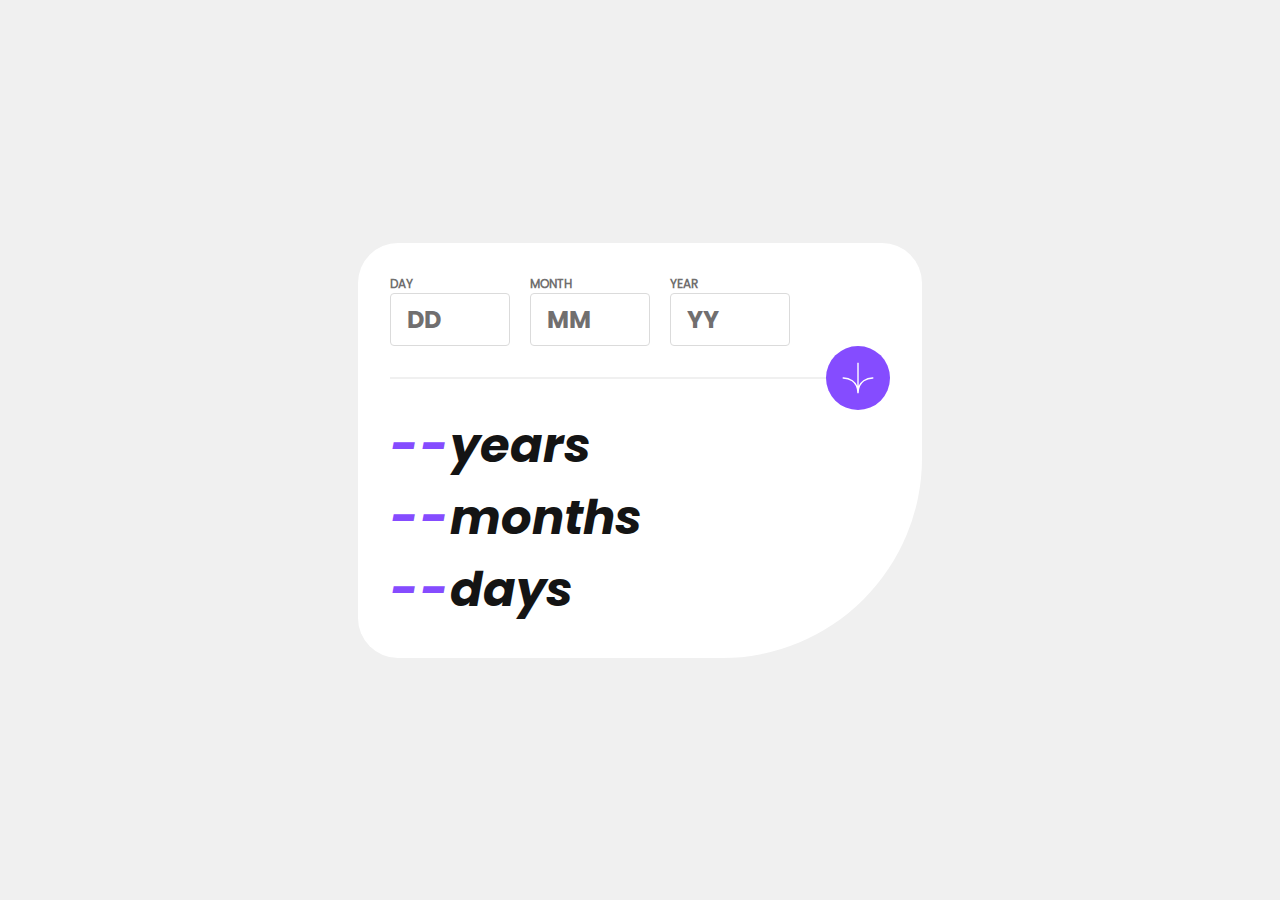
<file: age-calculator-app-main/index.html>
<!DOCTYPE html>
<html lang="en">
  <head>
    <meta charset="UTF-8" />
    <meta name="viewport" content="width=device-width, initial-scale=1.0" />
    <!-- displays site properly based on user's device -->

    <link
      rel="icon"
      type="image/png"
      sizes="32x32"
      href="./assets/images/favicon-32x32.png"
    />

    <title>Frontend Mentor | Age calculator app</title>

    <link rel="stylesheet" href="style.css" />
  </head>
  <body>
    <div class="container">
      <form action="">
        <div class="day">
          <label for="day">Day</label>
          <input type="number" name="day" id="day" placeholder="DD"/>
        </div>
        <div class="month">
          <label for="month">Month</label>
          <input type="number" name="month" id="month" placeholder="MM" />
        </div>
        <div class="year">
          <label for="year">Year</label>
          <input type="number" name="year" id="year" placeholder="YY" />
        </div>
        <div class="btn">
          <div class="line"></div>
          <div class="img">
            <img src="assets/images/icon-arrow.svg" alt="icon-arrow" />
          </div>
        </div>
      </form>
      <div class="display">
        <div class="years"><span>--</span>years</div>
        <div class="months"><span>--</span>months</div>
        <div class="days"><span>--</span>days</div>
      </div>
    </div>
  </body>
  <script src="script.js"></script>
</html>
</file>
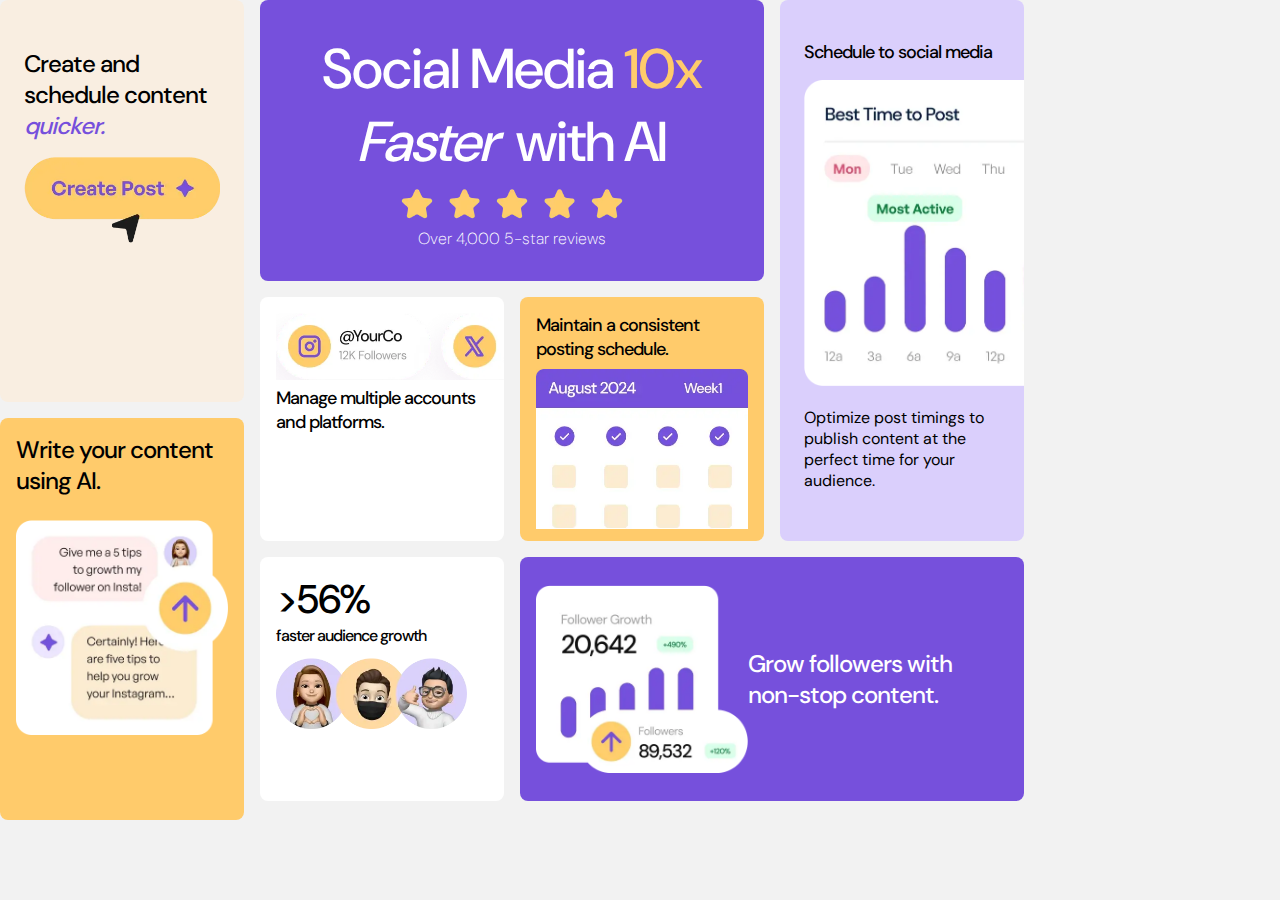
<file: bento-grid-main/index.html>
<!DOCTYPE html>
<html lang="en">
  <head>
    <meta charset="UTF-8" />
    <meta name="viewport" content="width=device-width, initial-scale=1.0" />
    <title>Bento Grid Layout</title>
    <link rel="stylesheet" href="style.css" />
  </head>

  <body>
    <main>
      <div class="grid-container">
        <div class="item-container item-container7">
          <div class="item-container item-container5">
            <div class="item-container item-container3">
              <div class="item-container item-container2">
                <div class="item-container item-container1">
                  <div class="item item1">
                    <img
                      src="assets/images/illustration-multiple-platforms.webp"
                      alt="Manage multiple accounts"
                    />
                    <p>Manage multiple accounts and platforms.</p>
                  </div>

                  <div class="item item2">
                    <p>Maintain a consistent posting schedule.</p>
                    <img
                      src="assets/images/illustration-consistent-schedule.webp"
                      alt="Consistent posting schedule"
                    />
                  </div>
                </div>

                <div class="item item3">
                  <p>
                    Social Media <span class="highlight">10x</span>
                    <i>Faster&nbsp;</i> with AI
                  </p>
                  <img
                    src="assets/images/illustration-five-stars.webp"
                    alt="illustration-five-stars"
                  />
                  <p class="sub">Over 4,000 5-star reviews</p>
                </div>
              </div>

              <div class="item item4">
                <p>Schedule to social media</p>
                <img
                  src="assets/images/illustration-schedule-posts.webp"
                  alt="illustration-schedule-posts"
                />
                <p class="sub">
                  Optimize post timings to publish content at the perfect time
                  for your audience.
                </p>
              </div>
            </div>

            <div class="item-container item-container4">
              <div class="item item5">
                <p>>56%</p>
                <p class="sub">faster audience growth</p>
                <img
                  src="assets/images/illustration-audience-growth.webp"
                  alt="illustration-audience-growth"
                />
              </div>

              <div class="item item6">
                <img
                  src="assets/images/illustration-grow-followers.webp"
                  alt="illustration-grow-followers"
                />
                <p>Grow followers with non-stop content.</p>
              </div>
            </div>
          </div>

          <div class="item item7">
            <p>
              Create and schedule content
              <span class="highlight">quicker.</span>
            </p>
            <img
              src="assets/images/illustration-create-post.webp"
              alt="illustration-create-post"
            />
          </div>

          <div class="item item8">
            <p>Write your content using AI.</p>
            <img
              src="assets/images/illustration-ai-content.webp"
              alt="illustration-ai-content"
            />
          </div>
        </div>
      </div>
    </main>
  </body>
</html>
</file>
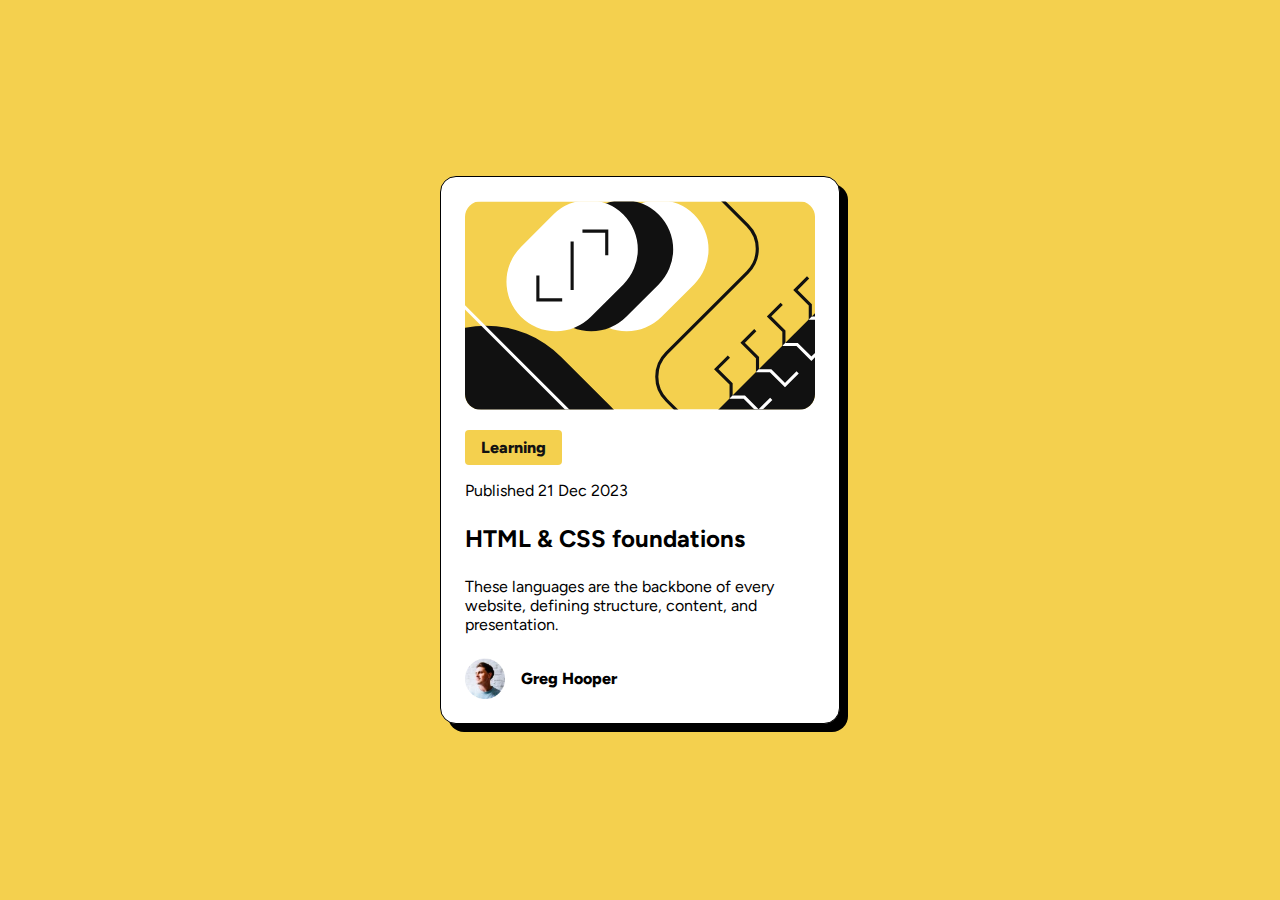
<file: blog-preview-card-main/index.html>
<!DOCTYPE html>
<html lang="en">
<head>
  <meta charset="UTF-8">
  <meta name="viewport" content="width=device-width, initial-scale=1.0"> <!-- displays site properly based on user's device -->

  <link rel="icon" type="image/png" sizes="32x32" href="./assets/images/favicon-32x32.png">
  
  <title>Frontend Mentor | Blog preview card</title>
  <link rel="stylesheet" href="style.css">
</head>
<body>
  <main>
    <div>
      <img src="assets/images/illustration-article.svg" alt="illustration-article">
      <p class="category">Learning</p>
      <p class="time">Published 21 Dec 2023</p>
    
      <h1>HTML & CSS foundations</h1>
    
      <p>These languages are the backbone of every website, defining structure, content, and presentation.</p>
    
      <div class="author">
        <img src="assets/images/image-avatar.webp" alt="image-avatar">
        <span>Greg Hooper</span>
      </div>
    </div>
  </main>
</body>
</html>
</file>
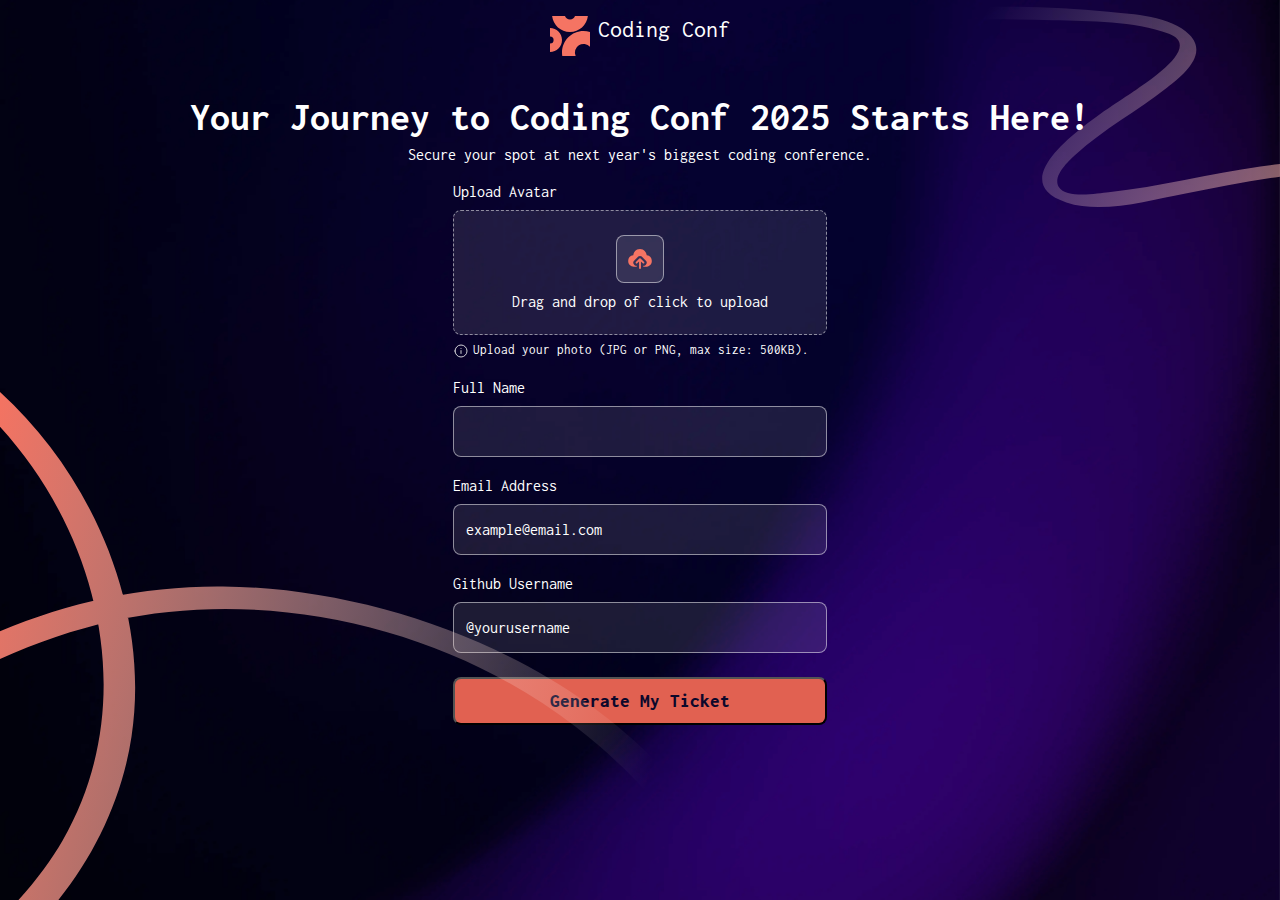
<file: conference-ticket-generator-main/index.html>
<!DOCTYPE html>
<html lang="en">

<head>
  <meta charset="UTF-8">
  <meta name="viewport" content="width=device-width, initial-scale=1.0">
  <link rel="icon" type="image/png" sizes="32x32" href="./assets/images/favicon-32x32.png">
  <title>Frontend Mentor | Conference ticket generator</title>
  <link rel="stylesheet" href="style.css">
</head>

<body>
  <div class="overlay overlay-top"></div>
  <div class="overlay overlay-bottom"></div>
  <header>
    <div class="logo-container" id="logo-container">
      <svg class="logo-svg" xmlns="http://www.w3.org/2000/svg" width="40" height="40" fill="none" viewBox="0 0 40 40">
        <path fill="#F57463"
          d="M0 36c6.628 0 12-5.373 12-12S6.628 12 0 12v8.4a3.6 3.6 0 1 1 0 7.2V36ZM40 16c-2.05-.65-4.234-1-6.5-1C21.626 15 12 24.626 12 36.5c0 1.192.097 2.361.283 3.5h13.36A8.6 8.6 0 0 1 40 30.869V16ZM2.11 0C3.103 9 10.734 16 20 16S36.895 9 37.89 0H25.017a5.402 5.402 0 0 1-10.035 0H2.11Z" />
      </svg>
      <span class="logo-name">Coding Conf</span>
    </div>
  </header>

  <main>
    <section class="introduction">
      <div class="intro-container">
        <h2 class="intro-heading">Your Journey to Coding Conf 2025 Starts Here!</h2>
        <p class="intro-paragraph">Secure your spot at next year's biggest coding conference.</p>
      </div>
    </section>

    <section class="form">
      <form>
        <label for="avatar">Upload Avatar</label>
        <div class="file-upload">
          <input type="file" name="avatar" id="avatar" accept="image/png, image/gif, image/jpeg" hidden>
          <div class="img-preview">
            <svg class="avatar-svg" xmlns="http://www.w3.org/2000/svg" width="30" height="30" fill="none" viewBox="0 0 30 30">
              <path fill="#F57463" fill-rule="evenodd"
                d="M21.894 11.252a.264.264 0 0 1-.229-.225c-.368-2.634-2.51-5.924-6.663-5.924-4.465 0-6.3 3.636-6.657 5.928a.264.264 0 0 1-.228.22c-2.95.362-4.945 2.622-4.945 5.729a5.802 5.802 0 0 0 3.423 5.277 6.274 6.274 0 0 0 2.305.468h2.528a.45.45 0 0 0 .45-.45c0-.267-.233-.472-.5-.484a3.077 3.077 0 0 1-2.049-.9 3.123 3.123 0 0 1 0-4.418l3.461-3.462c.147-.146.307-.277.479-.392.076-.05.158-.085.236-.129.1-.054.196-.114.301-.158.1-.04.206-.065.308-.096.092-.027.181-.062.276-.081.191-.039.384-.056.578-.059.011 0 .022-.004.034-.004.01 0 .018.003.027.004.196.002.391.02.584.059.094.019.18.053.271.08.105.031.211.055.313.098.1.042.193.098.288.15.084.046.17.083.25.137.154.103.295.221.428.349.016.014.034.024.049.039l3.463 3.463a3.124 3.124 0 0 1 0 4.42c-.558.56-1.284.86-2.05.897-.266.013-.497.219-.497.486 0 .249.202.451.451.451h2.512c.435 0 1.314-.06 2.344-.473a5.794 5.794 0 0 0 3.394-5.272c0-3.104-1.991-5.363-4.935-5.728Z"
                clip-rule="evenodd" />
              <path fill="#F57463" fill-rule="evenodd"
                d="M18.464 19.62a.936.936 0 0 0 .663-1.6l-3.464-3.464a.938.938 0 0 0-.664-.275l-.014.002a.932.932 0 0 0-.65.274l-3.462 3.462a.936.936 0 1 0 1.326 1.325l1.864-1.862v6.479a.937.937 0 1 0 1.875 0v-6.48l1.864 1.863a.93.93 0 0 0 .662.275Z"
                clip-rule="evenodd" />
            </svg>
          </div>
          <p class="notes">Drag and drop of click to upload</p>
        </div>
        <div class="info">
          <svg class="info-svg" xmlns="http://www.w3.org/2000/svg" width="16" height="16" fill="none" viewBox="0 0 16 16">
            <path class="circle" stroke="#D1D0D5" stroke-linecap="round" stroke-linejoin="round"
              d="M2 8a6 6 0 1 0 12 0A6 6 0 0 0 2 8Z" />
            <path class="line-vertical" fill="#D1D0D5" d="M8.004 10.462V7.596ZM8 5.57v-.042Z" />
            <path class="dot" stroke="#D1D0D5" stroke-linecap="round" stroke-linejoin="round"
              d="M8.004 10.462V7.596M8 5.569v-.042" />
          </svg>
          <p class="info-text info-avatar">Upload your photo (JPG or PNG, max size: 500KB).</p>
        </div>

        <label for="full-name">Full Name</label>
        <input type="text" name="full-name" id="full-name">

        <label for="email-address">Email Address</label>
        <input type="email" name="email-address" id="email-address" placeholder="example@email.com">

        <label for="github-username">Github Username</label>
        <input type="text" name="github-username" id="github-username" placeholder="@yourusername">

        <button class="btn" type="submit">Generate My Ticket</button>
      </form>
    </section>
  </main>
</body>
<script src="scripts.js"></script>

</html>
</file>
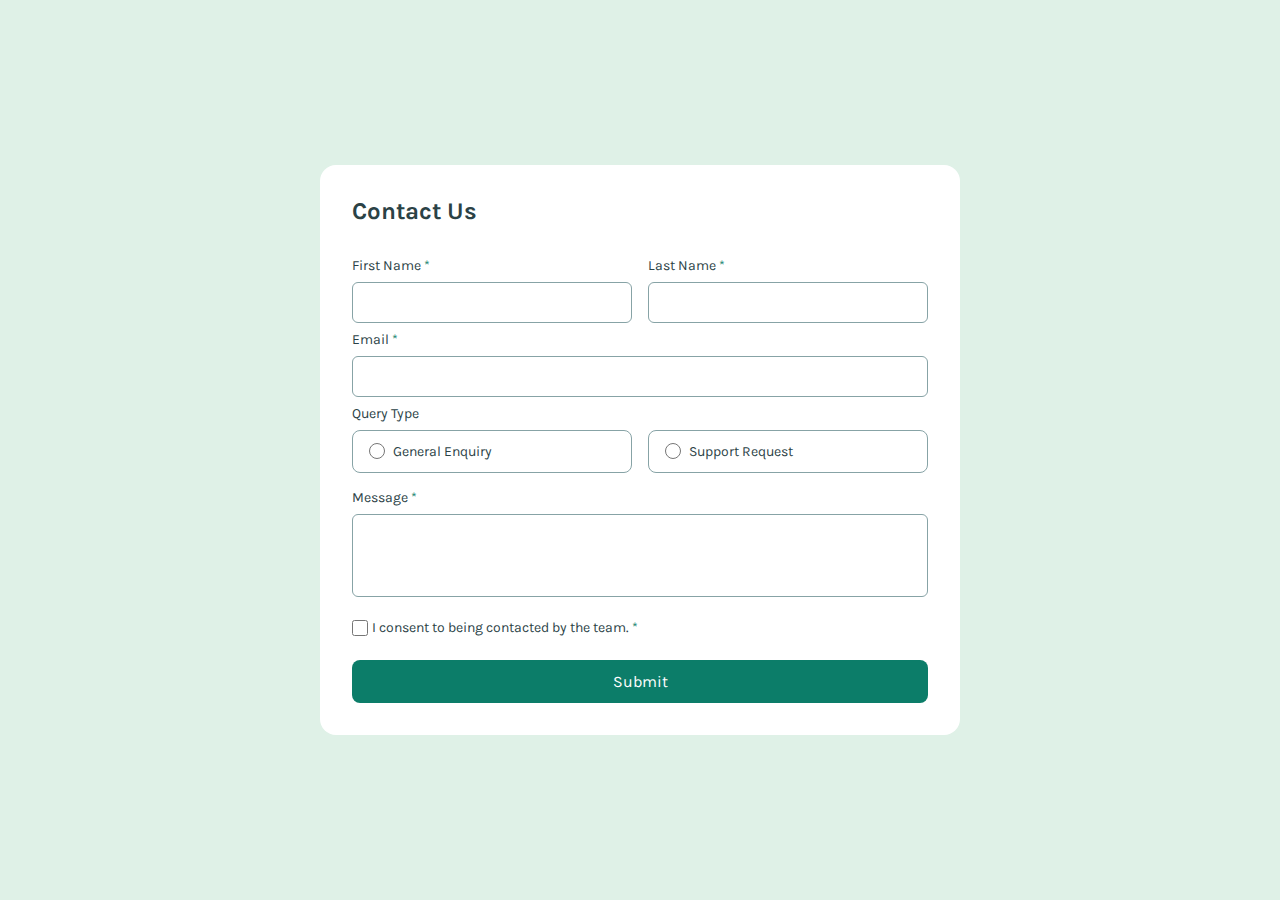
<file: contact-form-main/index.html>
<!DOCTYPE html>
<html lang="en">
  <head>
    <meta charset="UTF-8" />
    <meta name="viewport" content="width=device-width, initial-scale=1.0" />

    <link
      rel="icon"
      type="image/png"
      sizes="32x32"
      href="./assets/images/favicon-32x32.png"
    />
    <link rel="stylesheet" href="style.css" />

    <title>Frontend Mentor | Contact form</title>
  </head>
  <body>
    <main>
      <h2>Contact Us</h2>
      <form class="contact-form">
        <div class="form-group name-group">
          <div class="form-field first-name-field">
            <label for="firstName">First Name <span>*</span></label>
            <input type="text" name="firstName" id="firstName" />
          </div>
          <div class="form-field last-name-field">
            <label for="lastName">Last Name <span>*</span></label>
            <input type="text" name="lastName" id="lastName" />
          </div>
        </div>
        <div class="form-group email-group">
          <label for="email">Email <span>*</span></label>
          <input type="email" name="email" id="email" />
        </div>
        <div class="form-group query-type-group">
          <label for="queryType">Query Type</label>
          <div
            class="query-options"
            onclick="changeRadioButton()"
            id="queryType"
          >
            <div class="option general-enquiry-option">
              <input
                class="radio-button"
                type="radio"
                name="queryType"
                id="generalEnquiry"
                value="generalEnquiry"
              />
              <label for="generalEnquiry">General Enquiry</label>
            </div>
            <div class="option support-request-option">
              <input
                class="radio-button"
                type="radio"
                name="queryType"
                id="supportRequest"
                value="supportRequest"
              />
              <label for="supportRequest">Support Request</label>
            </div>
          </div>
        </div>
        <div class="form-group message-group">
          <label for="message">Message <span>*</span></label>
          <textarea name="message" id="message" rows="3"></textarea>
        </div>
        <div class="form-group consent-group">
          <input type="checkbox" name="consent" id="consent" />
          <label for="consent">
            I consent to being contacted by the team. <span>*</span>
          </label>
        </div>
        <div class="form-group button-group">
          <button type="button">Submit</button>
        </div>
      </form>
    </main>
    <div id="snackbar">
      <h4 class="message-title">Message Sent!</h4>
      <p class="message-description">
        Thanks for completing the form. We'll be in touch soon!
      </p>
    </div>
  </body>
  <script src="scripts.js"></script>
</html>
</file>
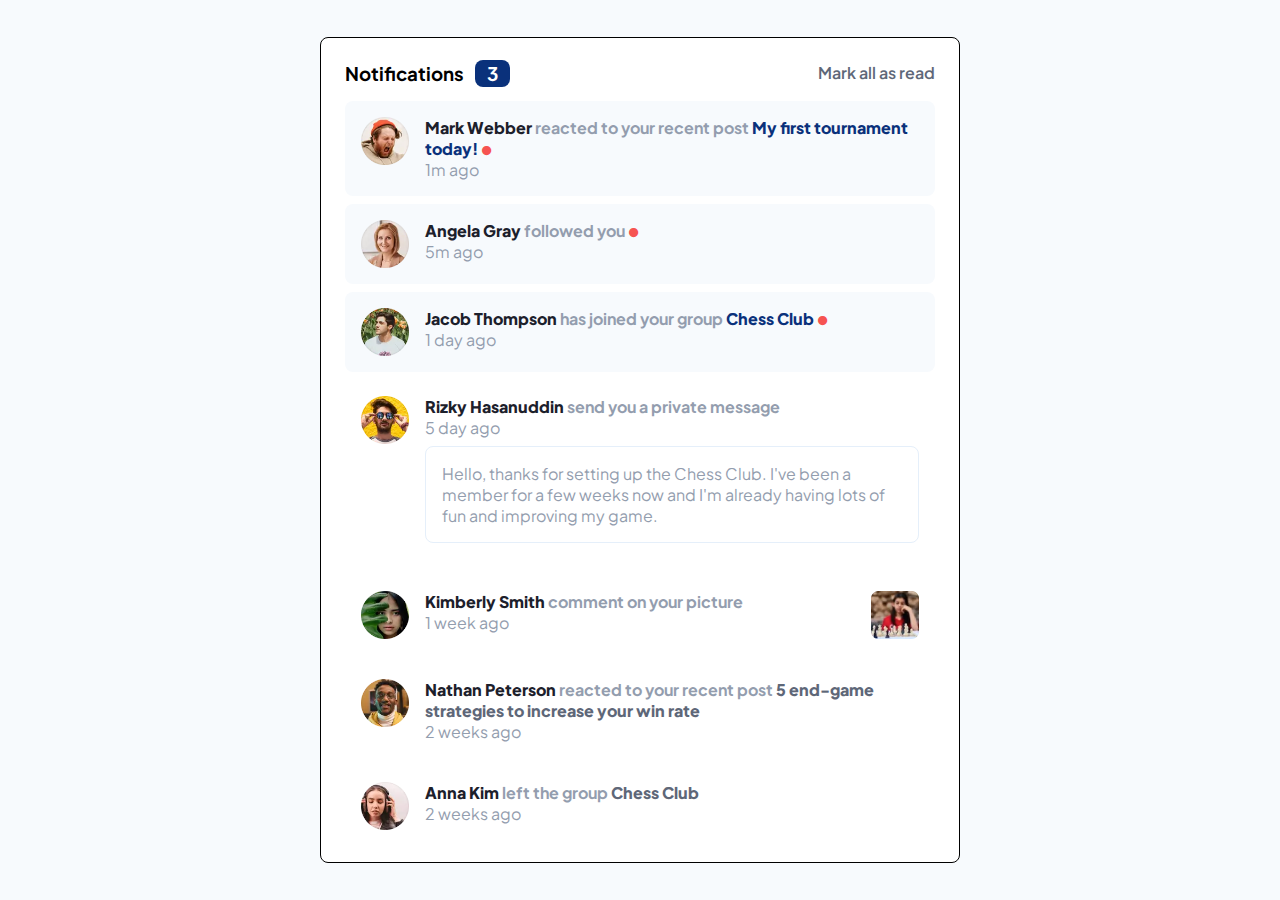
<file: notifications-page-main/index.html>
<!DOCTYPE html>
<html lang="en">
  <head>
    <meta charset="UTF-8" />
    <meta name="viewport" content="width=device-width, initial-scale=1.0" />
    <!-- displays site properly based on user's device -->

    <link
      rel="icon"
      type="image/png"
      sizes="32x32"
      href="./assets/images/favicon-32x32.png"
    />
    <link rel="stylesheet" href="style.css" />
    <title>Frontend Mentor | Notifications page</title>
  </head>
  <body>
    <div class="noti-container">
      <div class="noti-header">
        <h3 class="noti-title">Notifications <span class="count">3</span></h3>
        <p class="noti-mark-read" onclick="markAllAsRead()">Mark all as read</p>
      </div>
      <div class="noti-content">
        <div class="noti-item item-readed">
          <div class="noti-avatar">
            <img
              src="assets/images/avatar-mark-webber.webp"
              alt="avatar-mark-webber"
            />
          </div>
          <div class="noti-details">
            <h4 class="noti-title">
              <span class="name">Mark Webber</span>
              <span class="noti-description">
                reacted to your recent post
                <span class="post">My first tournament today!</span>
              </span>
            </h4>
            <p class="noti-time">1m ago</p>
          </div>
        </div>

        <div class="noti-item item-readed">
          <div class="noti-avatar">
            <img
              src="assets/images/avatar-angela-gray.webp"
              alt="avatar-angela-gray"
            />
          </div>
          <div class="noti-details">
            <h4 class="noti-title">
              <span class="name">Angela Gray</span>
              <span class="noti-description"> followed you </span>
            </h4>
            <p class="noti-time">5m ago</p>
          </div>
        </div>

        <div class="noti-item item-readed">
          <div class="noti-avatar">
            <img
              src="assets/images/avatar-jacob-thompson.webp"
              alt="avatar-jacob-thompson"
            />
          </div>
          <div class="noti-details">
            <h4 class="noti-title">
              <span class="name">Jacob Thompson</span>
              <span class="noti-description">
                has joined your group
                <span class="group">Chess Club</span>
              </span>
            </h4>
            <p class="noti-time">1 day ago</p>
          </div>
        </div>

        <div class="noti-item">
          <div class="noti-avatar">
            <img
              src="assets/images/avatar-rizky-hasanuddin.webp"
              alt="avatar-rizky-hasanuddin"
            />
          </div>
          <div class="noti-details">
            <h4 class="noti-title">
              <span class="name">Rizky Hasanuddin</span>
              <span class="noti-description">
                send you a private message
              </span>
            </h4>
            <p class="noti-time">5 day ago</p>
            <p class="message">
              Hello, thanks for setting up the Chess Club. I've been a member
              for a few weeks now and I'm already having lots of fun and
              improving my game.
            </p>
          </div>
        </div>

        <div class="noti-item">
          <div class="noti-avatar">
            <img
              src="assets/images/avatar-kimberly-smith.webp"
              alt="avatar-kimberly-smith"
            />
          </div>
          <div class="noti-details">
            <h4 class="noti-title">
              <span class="name">Kimberly Smith</span>
              <span class="noti-description"> comment on your picture </span>
            </h4>
            <p class="noti-time">1 week ago</p>
          </div>
          <span class="img"
            ><img src="assets/images/image-chess.webp" alt="image-chess"
          /></span>
        </div>

        <div class="noti-item">
          <div class="noti-avatar">
            <img
              src="assets/images/avatar-nathan-peterson.webp"
              alt="avatar-nathan-peterson"
            />
          </div>
          <div class="noti-details">
            <h4 class="noti-title">
              <span class="name">Nathan Peterson</span>
              <span class="noti-description">
                reacted to your recent post
                <span class="post"
                  >5 end-game strategies to increase your win rate</span
                >
              </span>
            </h4>
            <p class="noti-time">2 weeks ago</p>
          </div>
        </div>

        <div class="noti-item">
          <div class="noti-avatar">
            <img
              src="assets/images/avatar-anna-kim.webp"
              alt="avatar-anna-kim"
            />
          </div>
          <div class="noti-details">
            <h4 class="noti-title">
              <span class="name">Anna Kim</span>
              <span class="noti-description">
                left the group
                <span class="group">Chess Club</span>
              </span>
            </h4>
            <p class="noti-time">2 weeks ago</p>
          </div>
        </div>
      </div>
    </div>
  </body>
  <script src="scripts.js"></script>
</html>
</file>
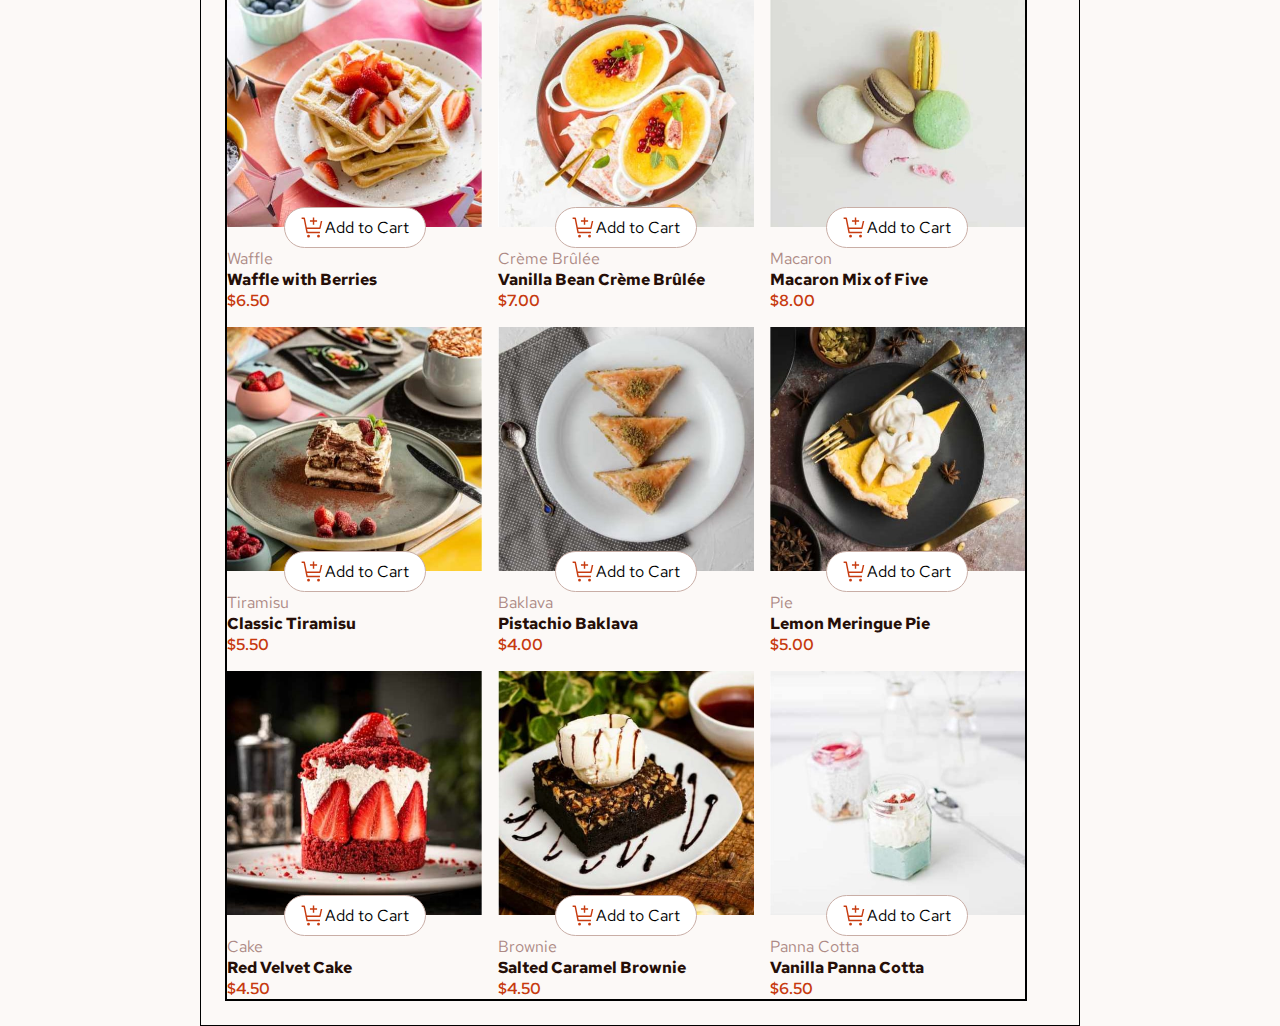
<file: product-list-with-cart-main/index.html>
<!DOCTYPE html>
<html lang="en">
  <head>
    <meta charset="UTF-8" />
    <meta name="viewport" content="width=device-width, initial-scale=1.0" />

    <link
      rel="icon"
      type="image/png"
      sizes="32x32"
      href="./assets/images/favicon-32x32.png"
    />
    <link rel="stylesheet" href="style.css" />

    <title>Frontend Mentor | Product list with cart</title>
  </head>
  <body>
    <div class="container">
      <div class="menu-container">
        <h2>Desserts</h2>
        <div class="item-container">

        </div>
      </div>
      <div class="cart">cart</div>
    </div>
  </body>
  <script src="script.js"></script>
</html>
</file>
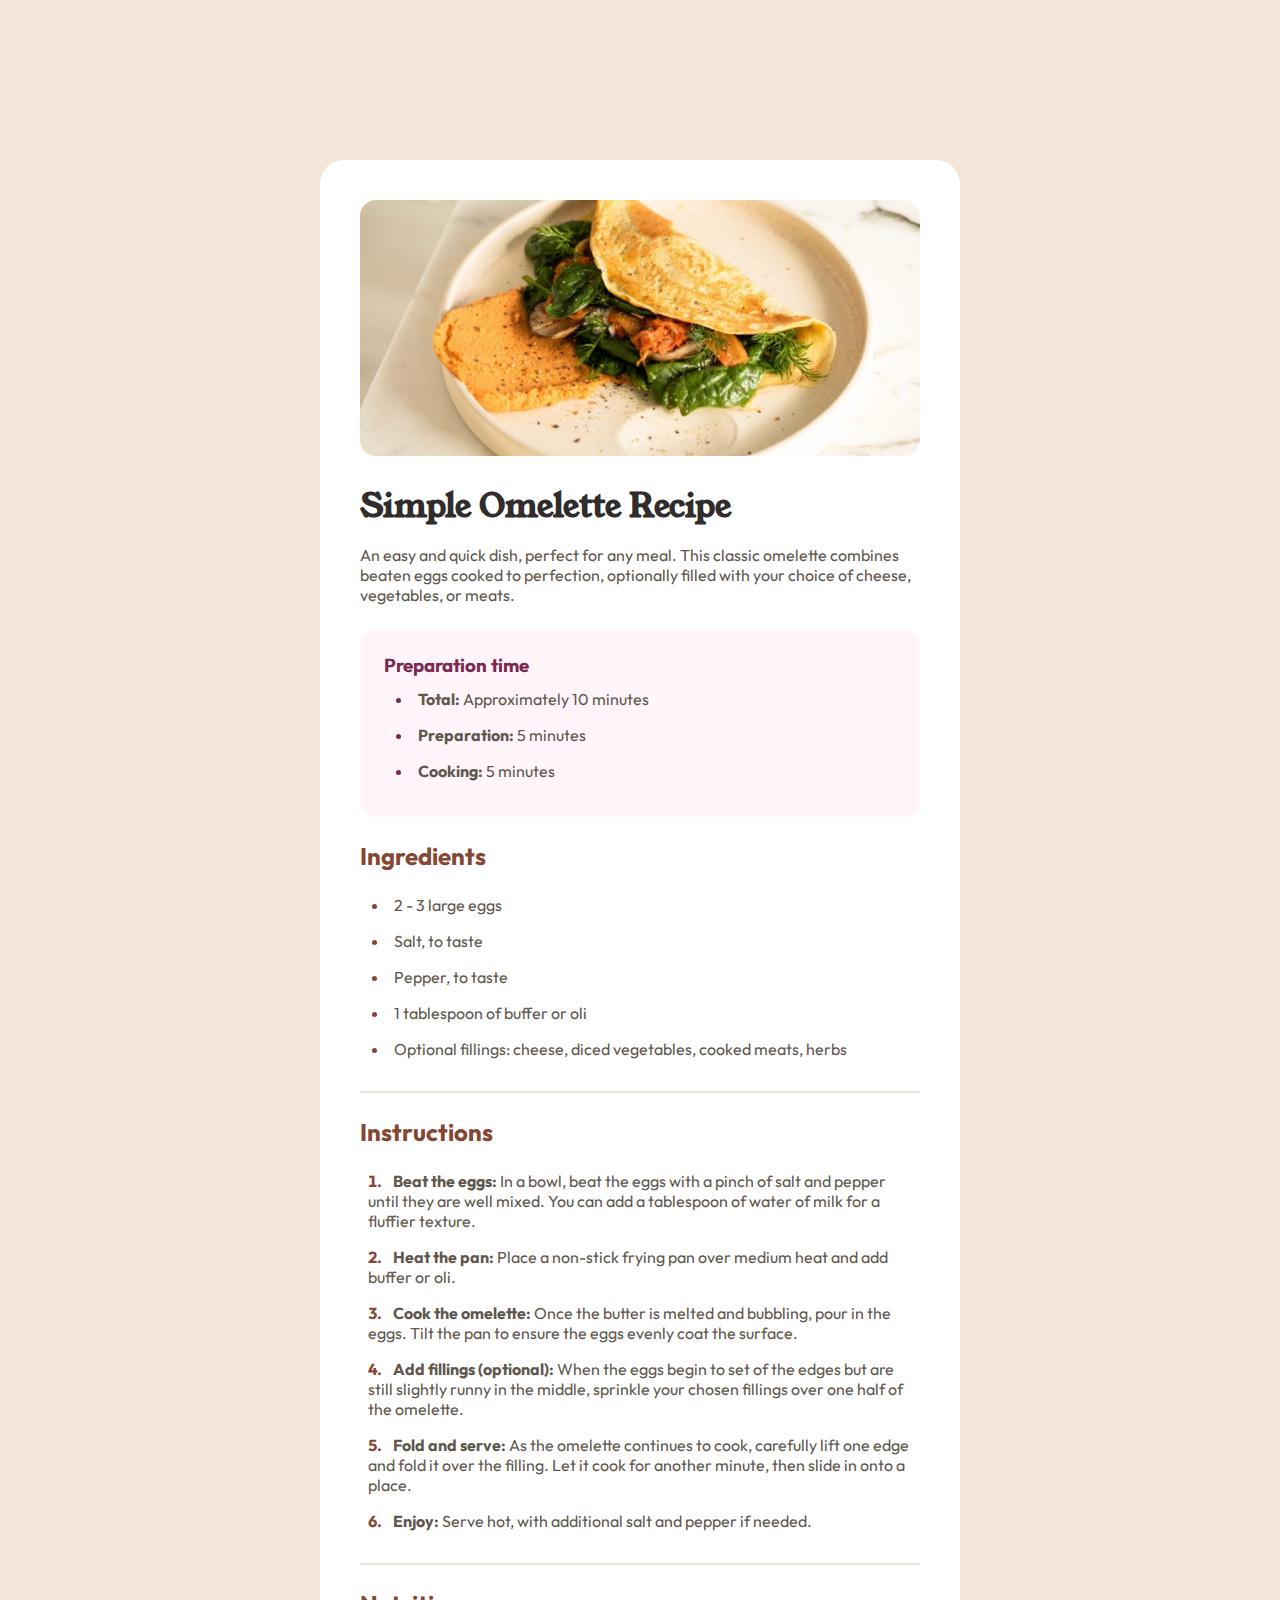
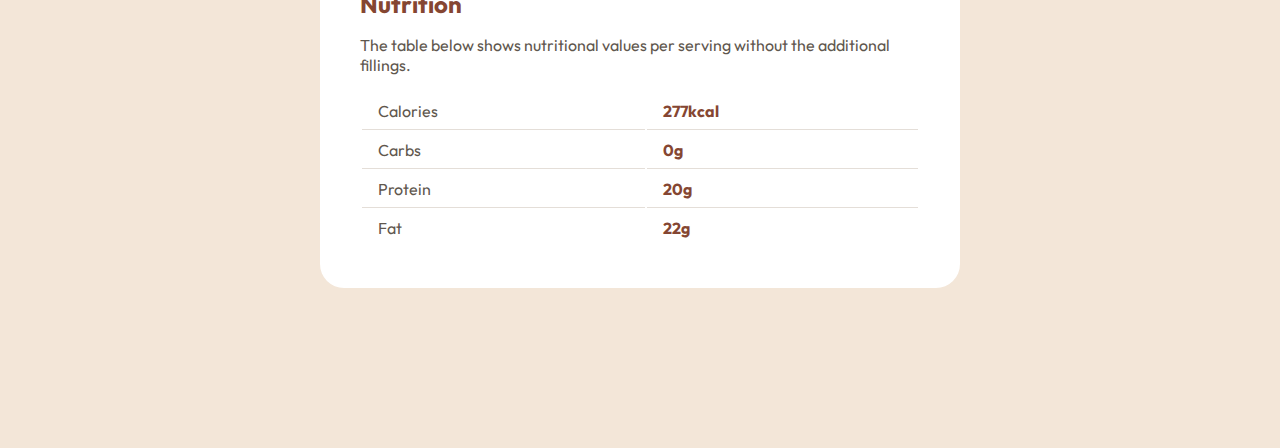
<file: recipe-page-main/index.html>
<!DOCTYPE html>
<html lang="en">
  <head>
    <meta charset="UTF-8" />
    <meta name="viewport" content="width=device-width, initial-scale=1.0" />
    <link
      rel="icon"
      type="image/png"
      sizes="32x32"
      href="./assets/images/favicon-32x32.png"
    />
    <title>Frontend Mentor | Recipe page</title>
    <link rel="stylesheet" href="style.css" />
  </head>
  <body>
    <main>
      <section class="section1">
        <img src="assets/images/image-omelette.jpeg" alt="image-omelette" />
        <h1>Simple Omelette Recipe</h1>
        <p>
          An easy and quick dish, perfect for any meal. This classic omelette
          combines beaten eggs cooked to perfection, optionally filled with your
          choice of cheese, vegetables, or meats.
        </p>
        <article>
          <h3>Preparation time</h3>
          <ul>
            <li><strong>Total: </strong>Approximately 10 minutes</li>
            <li><strong>Preparation: </strong>5 minutes</li>
            <li><strong>Cooking: </strong>5 minutes</li>
          </ul>
        </article>
      </section>
      <section class="section2">
        <h2>Ingredients</h2>
        <ul>
          <li>2 - 3 large eggs</li>
          <li>Salt, to taste</li>
          <li>Pepper, to taste</li>
          <li>1 tablespoon of buffer or oli</li>
          <li>
            Optional fillings: cheese, diced vegetables, cooked meats, herbs
          </li>
        </ul>
      </section>
      <hr />
      <section class="section3">
        <h2>Instructions</h2>
        <ul>
          <li>
            <strong>Beat the eggs: </strong>In a bowl, beat the eggs with a
            pinch of salt and pepper until they are well mixed. You can add a
            tablespoon of water of milk for a fluffier texture.
          </li>
          <li>
            <strong>Heat the pan: </strong>Place a non-stick frying pan over
            medium heat and add buffer or oli.
          </li>
          <li>
            <strong>Cook the omelette: </strong>Once the butter is melted and
            bubbling, pour in the eggs. Tilt the pan to ensure the eggs evenly
            coat the surface.
          </li>
          <li>
            <strong>Add fillings (optional): </strong>When the eggs begin to set
            of the edges but are still slightly runny in the middle, sprinkle
            your chosen fillings over one half of the omelette.
          </li>
          <li>
            <strong>Fold and serve: </strong>As the omelette continues to cook,
            carefully lift one edge and fold it over the filling. Let it cook
            for another minute, then slide in onto a place.
          </li>
          <li>
            <strong>Enjoy: </strong>Serve hot, with additional salt and pepper
            if needed.
          </li>
        </ul>
      </section>
      <hr />
      <section class="section4">
        <h2>Nutrition</h2>
        <p>
          The table below shows nutritional values per serving without the
          additional fillings.
        </p>
        <table>
          <tr>
            <td>Calories</td>
            <td><strong>277kcal</strong></td>
          </tr>
          <tr>
            <td>Carbs</td>
            <td><strong>0g</strong></td>
          </tr>
          <tr>
            <td>Protein</td>
            <td><strong>20g</strong></td>
          </tr>
          <tr>
            <td>Fat</td>
            <td><strong>22g</strong></td>
          </tr>
        </table>
      </section>
    </main>
  </body>
</html>
</file>
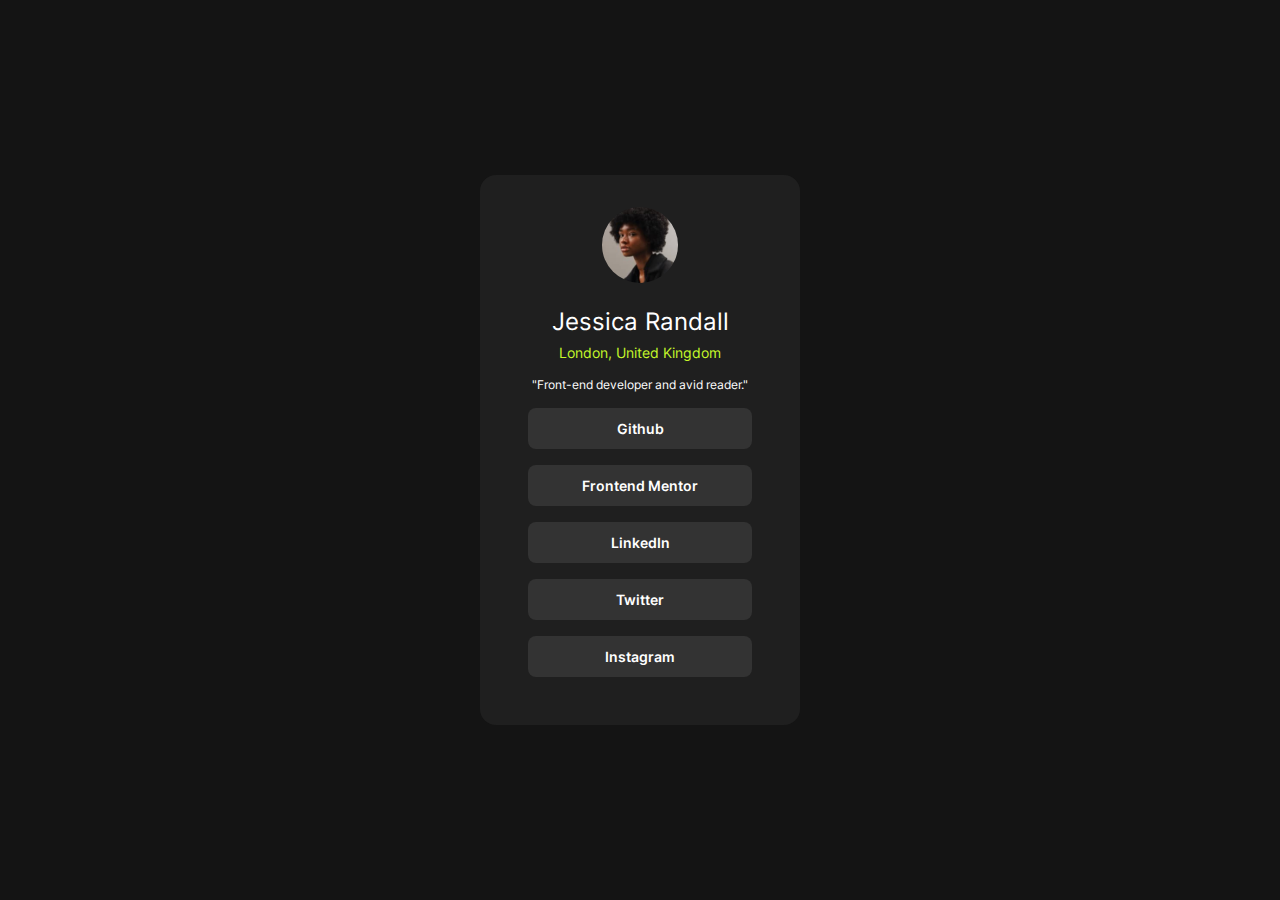
<file: social-links-profile-main/index.html>
<!DOCTYPE html>
<html lang="en">
  <head>
    <meta charset="UTF-8" />
    <meta name="viewport" content="width=device-width, initial-scale=1.0" />
    <!-- displays site properly based on user's device -->

    <link
      rel="icon"
      type="image/png"
      sizes="32x32"
      href="./assets/images/favicon-32x32.png"
    />

    <title>Frontend Mentor | Social links profile</title>
    <link rel="stylesheet" href="style.css" />
  </head>
  <body>
    <div class="center">
      <img src="assets/images/avatar-jessica.jpeg" alt="avatar-jessica" />
      <p class="name">Jessica Randall</p>
      <p class="address">London, United Kingdom</p>
      <p class="description">"Front-end developer and avid reader."</p>
      <div class="link">
        <a href="#">Github</a>
        <a href="#">Frontend Mentor</a>
        <a href="#">LinkedIn</a>
        <a href="#">Twitter</a>
        <a href="#">Instagram</a>
      </div>
    </div>
  </body>
</html>
</file>
<file: age-calculator-app-main/style.css>
:root {
    /* ### Primary */

    --Purple: hsl(259, 100%, 65%);
    --Light-red: hsl(0, 100%, 67%);

    /* ### Neutral */

    --White: hsl(0, 0%, 100%);
    --Off-white: hsl(0, 0%, 94%);
    --Light-grey: hsl(0, 0%, 86%);
    --Smokey-grey: hsl(0, 1%, 44%);
    --Off-black: hsl(0, 0%, 8%);
}

@font-face {
    font-family: Poppins;
    src: url(assets/fonts/Poppins-Regular.ttf) format('truetype');
}

@font-face {
    font-family: PoppinsBold;
    src: url(assets/fonts/Poppins-Bold.ttf) format('truetype');
}

@font-face {
    font-family: PoppinsBoldItalic;
    src: url(assets/fonts/Poppins-BoldItalic.ttf) format('truetype');
}


* {
    margin: 0;
    padding: 0;
    box-sizing: border-box;
    font-family: Poppins;
}

body {
    display: flex;
    justify-content: center;
    align-items: center;
    height: 100vh;
    background-color: var(--Off-white);
}

.container {
    padding: 32px;
    background-color: var(--White);
    border-radius: 40px 40px 200px;
}

form {
    color: var(--Smokey-grey);
    text-transform: uppercase;
    font-weight: 800;
}

input[type='number'] {
    width: 120px;
    padding: 8px 16px;
    color: var(--Off-black);
    outline: none;
    border-radius: 4px;
    border: 1px solid var(--Light-grey);
    caret-color: var(--Purple);
    transition: all 0.5s;
}

input[type=number]::placeholder {
    color: var(--Smokey-grey);
    font-weight: 800;
}

input[type=number],
input[type=number]::placeholder {
    font-size: 24px;
    font-family: PoppinsBold;
}

input[type=number]:focus {
    border: 1px solid var(--Purple);
}

input[type=number]::-webkit-inner-spin-button {
    -webkit-appearance: none;
}

label {
    display: block;
    font-size: 12px;
}

form .day,
form .month,
form .year {
    display: inline-block;
    margin-right: 16px;
}

.btn {
    display: flex;
    width: 500px;
    align-items: center;
    cursor: pointer;
}

.line {
    width: 100%;
    height: 1px;
    border: 1px solid var(--Off-white);
}

.img {
    right: 0;
    width: 64px;
    padding: 16px;
    background-color: var(--Purple);
    border-radius: 100%;
    transition: 0.25s all;
}

.img:hover {
    background-color: var(--Off-black);
}

.img img {
    display: block;
    margin: auto;
}

.display {
    font-size: 48px;
    font-style: italic;
    color: var(--Off-black);
}

.years,
.days,
.months,
span {
    font-family: PoppinsBoldItalic;
}

span {
    color: var(--Purple);
    font-weight: bolder;
    letter-spacing: 2px;
}
</file>
<file: bento-grid-main/style.css>
:root {
    --Purple-100: hsl(254, 88%, 90%);
    --Purple-500: hsl(256, 67%, 59%);
    --Yellow-100: hsl(31, 66%, 93%);
    --Yellow-500: hsl(39, 100%, 71%);
    --White: hsl(0, 0%, 100%);
    --White2: hsl(0, 0%, 95%);
    --Black: hsl(0, 0%, 7%);
    --Font-size: 18px;
}

@font-face {
    font-family: DMSansItalic;
    src: url(assets/fonts/DMSans-Italic-VariableFont_opsz\,wght.ttf) format('truetype');
}

@font-face {
    font-family: DMSans;
    src: url(assets/fonts/DMSans-VariableFont_opsz\,wght.ttf) format('truetype');
}

* {
    margin: 0;
    padding: 0;
    box-sizing: border-box;
    font-family: DMSans, sans-serif;
}

body {
    background-color: var(--White2);
}

.item-container {
    gap: 16px;
    display: grid;
    height: fit-content;
}

.item-container1 {
    grid-template-columns: repeat(2, 1fr);
}

.item-container2 {
    grid-template: auto auto / auto;
    grid-column: 1 / span 2;
}

.item-container3 {
    grid-template: auto / 1fr 1fr 1fr;
    grid-row: 1 / span 2;
    grid-column: 1 / span 3;
}

.item-container4 {
    grid-template: auto / 1fr 1fr 1fr;
    grid-row: 3 / 4;
    grid-column: 1 / 4;
}

.item-container5 {
    grid-template: 1fr 1fr 1fr / 1fr 1fr 1fr;
    grid-column: 2 / 5;
    grid-row: 1 / 3;
}

.item-container6 {
    grid-template: 1fr 1fr / auto;
    grid-column: 1 / 2;
    grid-row: 1 / 2;
}

.item-container7 {
    max-width: 1024px;
    grid-template: 1fr 1fr / 1fr 1fr 1fr 1fr;
}

.item {
    border-radius: 8px;
    overflow: hidden;
    padding: 16px;
    font-weight: 500;
    letter-spacing: -1px;
    /* height: fit-content; */
}

.item1,
.item2 {
    font-size: var(--Font-size);
    aspect-ratio: 1 / 1;
}

.item1 img {
    width: 150%;
    height: auto;
    object-fit: cover;
}

.item2 img {
    width: 100%;
    margin-top: 8px;
}

.item1 {
    background-color: var(--White);
}

.item2 {
    background-color: var(--Yellow-500);
}

.item3 {
    color: white;
    grid-row: 1 / 2;
    background-color: var(--Purple-500);
    display: flex;
    justify-content: center;
    flex-direction: column;
    align-items: center;
    padding: 32px 24px;
}

.item3 p {
    font-size: 56px;
    text-align: center;
}

.item3>p>.highlight {
    color: var(--Yellow-500)
}

.item3 img {
    width: 50%;
    margin: 8px 0 4px;
}

.item3 p.sub {
    font-size: 16px;
    letter-spacing: normal;
    font-weight: 200;
}

.item4 {
    padding: 40px 24px;
    background-color: var(--Purple-100);
}

.item4>p {
    font-size: var(--Font-size);
}

.item4 img {
    width: 175%;
    object-fit: cover;
    margin: 16px 0;
}

.item4>p.sub {
    font-size: 16px;
    letter-spacing: normal;
    font-weight: 400;
}

.item5 {
    grid-column: 1 / 2;
    aspect-ratio: 1;
    background-color: var(--White);
}

.item5 img {
    margin: 12px 0;
    width: 90%;
}

.item5>p {
    font-size: 40px;
}

.item5>p.sub {
    font-size: unset;
}

.item6 {
    grid-column: 2 / 4;
    display: flex;
    justify-content: center;
    align-items: center;
    font-size: 24px;
    color: var(--White);
    background-color: var(--Purple-500);
}

.item6 img {
    width: 45%;
    object-fit: contain;
}

.item7 {
    font-size: 24px;
    padding: 48px 24px;
    background-color: var(--Yellow-100);
}

.item7>p>span.highlight {
    font-style: italic;
    color: var(--Purple-500);
    font-weight: 500;
}

.item7 img {
    width: 100%;
    margin: 16px 0;
}

.item8 {
    font-size: 24px;
    background-color: var(--Yellow-500);
}

.item8 img {
    width: 100%;
    margin: 24px 0 0;
}
</file>
<file: blog-preview-card-main/style.css>
:root {
    --Yellow: hsl(47, 88%, 63%);
    --White: hsl(0, 0%, 100%);
    --Gray-500: hsl(0, 0%, 42%);
    --Gray-950: hsl(0, 0%, 7%);
}

@font-face {
    font-family: Figtree;
    src: url(assets/fonts/Figtree-VariableFont_wght.ttf) format('truetype');
}

@font-face {
    font-family: FigtreeItalic;
    src: url(assets/fonts/Figtree-Italic-VariableFont_wght.ttf) format('truetype');
}

* {
    margin: 0;
    padding: 0;
    box-sizing: border-box;
}

body {
    background-color: var(--Yellow);
    font-family: Figtree;
}

main {
    height: 100vh;
    display: flex;
    justify-content: center;
    align-items: center;
}

main>div {
    width: 400px;
    padding: 24px;
    background-color: white;
    border: 1px solid black;
    border-radius: 16px;
    box-shadow: 8px 8px black;
}

div img {
    width: 100%;
    border-radius: inherit;
}

.category {
    width: fit-content;
    margin: 16px 0;
    padding: 8px 16px;
    color: var(--Gray-950);
    font-weight: 800;
    background-color: var(--Yellow);
    border-radius: 4px;
}

h1 {
    margin: 24px 0;
    font-size: 24px;
    transition: all 0.25s;
}

h1:hover {
    color: var(--Yellow);
    cursor: pointer;
}

.author {
    display: flex;
    align-items: center;
    gap: 16px;
    font-weight: 800;
    margin: 24px 0 0;
}

.author img {
    width: 40px;
}
</file>
<file: conference-ticket-generator-main/style.css>
:root {
    --Neutral-0: hsl(0, 0%, 100%);
    --Neutral-0-opacity1: hsl(0, 0%, 100%, 0.1);
    --Neutral-0-opacity25: hsl(0, 0%, 100%, 0.25);
    --Neutral-0-opacity5: hsl(0, 0%, 100%, 0.5);
    --neutral-300: hsl(252, 6%, 83%);
    --neutral-500: hsl(245, 15%, 58%);
    --neutral-700: hsl(245, 19%, 35%);
    --neutral-900: hsl(248, 70%, 10%);

    --orange-500: hsl(7, 88%, 67%);
    --orange-700: hsl(7, 71%, 60%);

    --gradient-text: hsl(7, 86%, 67%) to hsl(0, 0%, 100%);

    --border-radius: 8px;
}

@font-face {
    font-family: Inconsolata;
    src: url(assets/fonts/Inconsolata-VariableFont_wdth\,wght.ttf) format('truetype');
}

* {
    margin: 0;
    padding: 0;
    box-sizing: border-box;
    font-family: Inconsolata, sans-serif;
    color: white;
}

body {
    display: flex;
    position: relative;
    flex-direction: column;
    height: 100vh;
    margin: 0 auto;
    padding: 16px;
    background-image: url(assets/images/background-desktop.png);
    background-size: cover;
}

.overlay {
    position: absolute;
    pointer-events: none;
}

.overlay-top {
    content: url(assets/images/pattern-squiggly-line-top.svg);
    top: 0;
    right: 0;
}

.overlay-bottom {
    content: url(assets/images/pattern-squiggly-line-bottom.svg);
    bottom: 0;
    left: 0;
}

.logo-container {
    display: flex;
    justify-content: center;
    gap: 8px;
}

.logo-name {
    color: var(--Neutral-0);
    font-size: 24px;

}

main {
    margin-top: 40px;
}

.introduction {
    text-align: center;
}

.intro-heading {
    font-size: 40px;
    margin-bottom: 8px;
}

.form form {
    display: flex;
    flex-direction: column;
    max-width: 30%;
    margin: auto;
}

.file-upload {
    padding: 24px 40px;
    background-color: var(--Neutral-0-opacity1);
    border: 1px dashed var(--Neutral-0-opacity5);
    border-radius: var(--border-radius);
    cursor: pointer;
    transition: all 0.25s;
}

.img-preview {
    display: flex;
    justify-content: center;
    align-items: center;
    width: 48px;
    height: 48px;
    margin: auto;
    /* padding: 8px; */
    background-color: var(--Neutral-0-opacity1);
    border: 1px solid var(--Neutral-0-opacity5);
    border-radius: var(--border-radius);
    overflow: hidden;
}

.img-preview img {
    width: 100%;
    height: 100%;
}

.file-upload p {
    text-align: center;
    margin-top: 10px;
}

.action {
    display: flex;
    justify-content: center;
    gap: 8px;
    margin: 8px 0 0;
}

.remove-btn,
.change-btn {
    padding: 4px 8px;
    background-color: var(--Neutral-0-opacity1);
    border: 1px solid var(--Neutral-0-opacity1);
    border-radius: var(--border-radius);
}

.remove-btn:hover,
.change-btn:hover {
    text-decoration: underline;
}

label {
    margin: 20px 0 10px;
    font-size: 16px;
}

input[type="text"],
input[type="email"] {
    padding: 16px 12px;
    font-size: 16px;
    background-color: var(--Neutral-0-opacity1);
    border: 1px solid var(--Neutral-0-opacity5);
    border-radius: var(--border-radius);
    transition: all 0.25s;
}

input[type="text"]:hover,
input[type="email"]:hover,
.file-upload:hover {
    background-color: var(--Neutral-0-opacity25);
}

input[type="text"]:focus,
input[type="email"]:focus {
    outline: 1px solid var(--Neutral-0);
    outline-offset: 2px;
}

input[type="text"]::placeholder,
input[type="email"]::placeholder {
    color: inherit;
}

.btn {
    margin-top: 24px;
    padding: 12px;
    text-align: center;
    font-size: larger;
    color: var(--neutral-900);
    font-weight: 800;
    background-color: var(--orange-700);
    border-radius: var(--border-radius);
}

.info {
    display: flex;
    gap: 4px;
    margin-top: 8px;
    font-size: small;
}
</file>
<file: contact-form-main/style.css>
/* Root Variables */
:root {
    --Green-200: hsl(148, 38%, 91%);
    --Green-600: hsl(169, 82%, 27%);
    --Red: hsl(0, 66%, 54%);

    --White: hsl(0, 0%, 100%);
    --Grey-500: hsl(186, 15%, 59%);
    --Grey-900: hsl(187, 24%, 22%);
}

/* Fonts */
@font-face {
    font-family: Karla;
    src: url(assets/fonts/Karla-VariableFont_wght.ttf) format('truetype');
}

@font-face {
    font-family: Karla-Italic;
    src: url(assets/fonts/Karla-Italic-VariableFont_wght.ttf) format('truetype');
}

* {
    margin: 0;
    padding: 0;
    box-sizing: border-box;
}

body {
    background-color: var(--Green-200);
    display: flex;
    justify-content: center;
    align-items: center;
    height: 100vh;
    color: var(--Grey-900);
    font-family: Karla;
}

main {
    width: 50%;
    padding: 32px;
    background-color: var(--White);
    border-radius: 16px;
}

.contact-form {
    margin-top: 24px;
}

label {
    display: block;
    margin-top: 8px;
    font-size: 14px;
}

input,
textarea {
    font-family: Karla;
    outline: none;
    cursor: pointer;
}

input[type='text']:hover,
input[type='email']:hover,
textarea:hover {
    border: 1px solid var(--Green-600);
}

input[type='text']:focus,
input[type='email']:focus,
textarea:focus {
    border: 1px solid var(--Green-600);
}

input[type='text'],
input[type='email'],
textarea {
    width: 100%;
    margin: 8px 0 0;
    padding: 12px 16px;
    border: 1px solid var(--Grey-500);
    border-radius: 6px;
    transition: all 0.25s;
}

span {
    color: var(--Green-600);
}

.name-group {
    display: grid;
    grid-template: 1fr / 1fr 1fr;
    gap: 16px;
}

.first-name-field,
.last-name-field {
    display: flex;
    flex-direction: column;
}

.query-type-group {
    margin-bottom: 16px;
}

.query-options {
    display: grid;
    grid-template: 1fr / 1fr 1fr;
    gap: 16px;
    margin-top: 8px;
}

.query-options label,
.consent-group label {
    margin: unset;
}

input[type='radio'] {
    width: 16px;
    height: 16px;
}

.general-enquiry-option,
.support-request-option {
    display: flex;
    align-items: center;
    gap: 8px;
    padding: 12px 16px;
    border: 1px solid var(--Grey-500);
    border-radius: 8px;
    accent-color: var(--Green-600);
    cursor: pointer;
    transition: all 0.25s;
}

.message-group {
    margin-bottom: 16px;
}

#message {
    font-size: 16px;
    resize: none;
}

.consent-group {
    margin-bottom: 24px;
}

.consent-group input,
.consent-group label {
    display: inline-block;
    vertical-align: middle;
}

#consent {
    accent-color: var(--Green-600);
    width: 16px;
    height: 16px;
}

.button-group {
    text-align: center;
}

button {
    width: 100%;
    padding: 12px;
    font-size: 16px;
    font-family: Karla;
    color: var(--White);
    background-color: var(--Green-600);
    border: none;
    border-radius: 8px;
    cursor: pointer;
    transition: background-color 0.3s;
}

button:hover {
    background-color: var(--Grey-900);
}

.error-message {
    margin: 8px 0 0;
    color: var(--Red);
    font-size: 12px;
}

#snackbar {
    visibility: hidden;
    padding: 24px;
    position: fixed;
    top: 30px;
    background-color: var(--Grey-900);
    border-radius: 16px;
    color: var(--White);
    align-items: center;
    z-index: 1;
}

#snackbar.show {
    visibility: visible;
    animation: fadein 0.5s, fadeout 0.5s 2.5s;
}

@keyframes fadein {
    from {top: 0; opacity: 0;}
    to {top: 30; opacity: 1;}
}

@keyframes fadeout {
    from {top: 30px; opacity: 1;}
    to {top: 0; opacity: 0;}
}

.message-title {
    margin-bottom: 8px;
}

.message-title::before {
    content: url(assets/images/icon-success-check.svg);
    vertical-align: middle;
    margin-right: 8px;
}

.message-description {
    font-size: 12px;
}
</file>
<file: notifications-page-main/style.css>
:root {
    /* Primary */
    --Red: hsl(1, 90%, 64%);
    --Blue: hsl(219, 85%, 26%);

    /* Neutral */
    --White: hsl(0, 0%, 100%);
    --Very-light-grayish-blue: hsl(210, 60%, 98%);
    --Light-grayish-blue-1: hsl(211, 68%, 94%);
    --Light-grayish-blue-2: hsl(205, 33%, 90%);
    --Grayish-blue: hsl(219, 14%, 63%);
    --Dark-grayish-blue: hsl(219, 12%, 42%);
    --Very-dark-blue: hsl(224, 21%, 14%);
}

@font-face {
    font-family: PlusJakartaSans;
    src: url(assets/fonts/PlusJakartaSans-VariableFont_wght.ttf) format('truetype');
}

* {
    margin: 0;
    padding: 0;
    box-sizing: border-box;
}

body {
    background-color: var(--Very-light-grayish-blue);
    display: flex;
    justify-content: center;
    align-items: center;
    font-family: PlusJakartaSans;
    height: 100vh;
}

.noti-container {
    width: 50%;
    padding: 8px 24px;
    border: 1px solid black;
    border-radius: 8px;
    background-color: var(--White);
}

.noti-header {
    display: flex;
    justify-content: space-between;
    margin: 16px 0;
}

.count {
    margin: 0 8px;
    padding: 2px 12px;
    background-color: var(--Blue);
    color: var(--White);
    border-radius: 8px;
}

.noti-mark-read {
    color: var(--Dark-grayish-blue);
    font-weight: 600;
    transition: all 0.25s;
}

.noti-mark-read:hover,
.img {
    cursor: pointer;
}

.item-readed {
    border-radius: inherit;
    background-color: var(--Very-light-grayish-blue);
}

.item-readed .noti-description::after {
    content: '●';
    font-size: 12px;
    color: var(--Red);
}

.noti-item {
    display: flex;
    gap: 16px;
    margin: 8px 0;
    padding: 16px;
    font-size: 16px;
    border-radius: 8px;
    color: var(--Grayish-blue);
    transition: all 0.25s;
}

.noti-item:hover {
    background-color: var(--Very-light-grayish-blue);
}

.name,
.post,
.group {
    font-weight: 800;
    cursor: pointer;
    transition: all 0.25s;
}

.name:hover,
.post:hover,
.group:hover,
.noti-mark-read:hover {
    color: var(--Blue);
}

.name {
    color: var(--Very-dark-blue);
}

.item-readed .post, .item-readed .group {
    color: var(--Blue);
}

.group, .post {
    color: var(--Dark-grayish-blue);
}

.message {
    margin: 8px 0;
    padding: 16px;
    border: 1px solid var(--Light-grayish-blue-1);
    border-radius: 8px;
    cursor: pointer;
    transition: all 0.25s;
}

.message:hover {
    background-color: var(--Light-grayish-blue-2);
}

.img {
    margin-left: auto;
}

img {
    width: 48px;
    vertical-align: middle;
}
</file>
<file: product-list-with-cart-main/style.css>
:root {
    --Red: hsl(14, 86%, 42%);
    --Green: hsl(159, 69%, 38%);

    --Rose-50: hsl(20, 50%, 98%);
    --Rose-100: hsl(13, 31%, 94%);
    --Rose-300: hsl(14, 25%, 72%);
    --Rose-400: hsl(7, 20%, 60%);
    --Rose-500: hsl(12, 20%, 44%);
    --Rose-900: hsl(14, 65%, 9%);
}

* {
    padding: 0;
    margin: 0;
    box-sizing: border-box;
}

@font-face {
    font-family: RedHatText;
    src: url(assets/fonts/RedHatText-VariableFont_wght.ttf) format('truetype');
}

@font-face {
    font-family: RedHatTextItalic;
    src: url(assets/fonts/RedHatText-Italic-VariableFont_wght.ttf) format('truetype');
}

body {
    background-color: var(--Rose-50);
    font-family: RedHatText;
    height: 100vh;
    display: flex;
    justify-content: center;
    align-items: center;
}

.container {
    display: flex;
    border: 1px solid black;
    padding: 24px;
}

h2 {
    border: 1px solid black;
    margin: 24px 0;
}

.menu-container {
    border: 1px solid black;
}

.item-container {
    display: grid;
    grid-template: 1fr 1fr 1fr / 1fr 1fr 1fr;
    gap: 16px;
    width: 800px;
    border: 1px solid black;
}

.menu-item img {
    width: 100%;
}

.image-item {
    position: relative;
    height: 265px;
}

.add-cart {
    position: absolute;
    left: 0;
    right: 0;
    bottom: 0;
    margin-inline: auto;
    width: fit-content;
    display: flex;
    align-items: center;
    justify-content: center;
    padding: 8px 16px;
    background-color: white;
    border: 1px solid var(--Rose-300);
    border-radius: 9999px;
}

.add-cart img {
    width: 24px;
}

.category {
    color: var(--Rose-400);
}

.name {
    color: var(--Rose-900);
}

.price {
    font-weight: 600;
    color: var(--Red);
}
</file>
<file: recipe-page-main/style.css>
:root {
    --White: hsl(0, 0%, 100%);

    --Stone-100: hsl(30, 54%, 90%);
    --Stone-150: hsl(30, 18%, 87%);
    --Stone-600: hsl(30, 10%, 34%);
    --Stone-900: hsl(24, 5%, 18%);

    --Brown-800: hsl(14, 45%, 36%);

    --Rose-800: hsl(332, 51%, 32%);
    --Rose-50: hsl(330, 100%, 98%);
}

@font-face {
    font-family: Outfit;
    src: url(assets/fonts/outfit/Outfit-VariableFont_wght.ttf) format('truetype');
}

@font-face {
    font-family: YoungSerif;
    src: url(assets/fonts/young-serif/YoungSerif-Regular.ttf) format('truetype');
}

* {
    margin: 0;
    padding: 0;
    box-sizing: border-box;
}

body {
    background-color: var(--Stone-100);
}

main {
    max-width: 50%;
    display: block;
    margin: 160px auto;
    padding: 40px;
    background-color: var(--White);
    border-radius: 24px;
    font-family: Outfit;
    color: var(--Stone-600);
}

h2 {
    margin: 16px 0;
    color: var(--Brown-800);
}

.section1 img {
    width: 100%;
    border-radius: 16px;
}

.section1 h1 {
    margin: 24px 0 16px;
    font-size: 32px;
    font-family: YoungSerif;
    color: var(--Stone-900)
}

.section1 p {
    font-size: 16px;
}

.section1 article {
    margin: 24px 0;
    padding: 24px;
    border-radius: 16px;
    background-color: var(--Rose-50);
}

.section1 article h3 {
    color: var(--Rose-800);
}

.section1 article ul {
    margin: 4px;
    list-style-position: inside;
}

.section1 article ul li {
    padding: 8px;
}

.section1 article ul li::marker {
    color: var(--Rose-800);
}

.section2 ul {
    margin: 4px;
    list-style-position: inside;
}

.section2 ul li {
    padding: 8px;
}

.section2 ul li::marker {
    color: var(--Brown-800);
}

.section3 ul {
    list-style-position: inside;
    list-style-type: decimal;
    font-family: Outfit;
}

.section3 ul li {
    padding: 8px;
}

.section3 ul li>strong {
    margin-left: 8px;
}

.section3 ul li::marker {
    font-weight: bold;
    color: var(--Brown-800);
}

hr {
    border: 1px solid var(--Stone-100);
    margin: 24px 0;
}

table {
    width: 100%;
    margin-top: 16px;
}

td {
    padding: 8px 16px;
    border-bottom: 1px solid var(--Stone-150);
}

td>strong {
    color: var(--Brown-800)
}

tr:last-child td {
    border-bottom: none;
}

@media only screen and (max-width: 412px) {
    main {
        max-width: 100%;
        margin: unset;
        border-radius: unset;
    }
}
</file>
<file: social-links-profile-main/style.css>
:root {
    --Green: hsl(75, 94%, 57%);

    --White: hsl(0, 0%, 100%);

    --Grey-700: hsl(0, 0%, 20%);
    --Grey-800: hsl(0, 0%, 12%);
    --Grey-900: hsl(0, 0%, 8%);
}

@font-face {
    font-family: Inter;
    src: url(assets/fonts/Inter-VariableFont_slnt\,wght.ttf);
}

* {
    margin: 0;
    padding: 0;
    box-sizing: border-box;
}

body {
    background-color: var(--Grey-900);
    display: flex;
    justify-content: center;
    align-items: center;
    color: var(--White);
    height: 100vh;
    font-family: Inter;
}

.center {
    width: 25%;
    padding: 32px;
    text-align: center;
    background-color: var(--Grey-800);
    border-radius: 16px;
}

img {
    width: 30%;
    border-radius: 100%;
    display: block;
    margin: 0 auto;
}

.name {
    font-size: 24px;
    margin-top: 24px;
}

.address {
    color: var(--Green);
    margin: 8px;
    font-size: 14px;
}

.description {
    margin: 16px;
    font-size: 12px;
}

.link a {
    display: block;
    background-color: var(--Grey-700);
    text-decoration: none;
    color: var(--White);
    font-size: 14px;
    font-weight: 600;
    padding: 12px;
    text-align: center;
    margin: 16px;
    border-radius: 8px;
}
</file>
